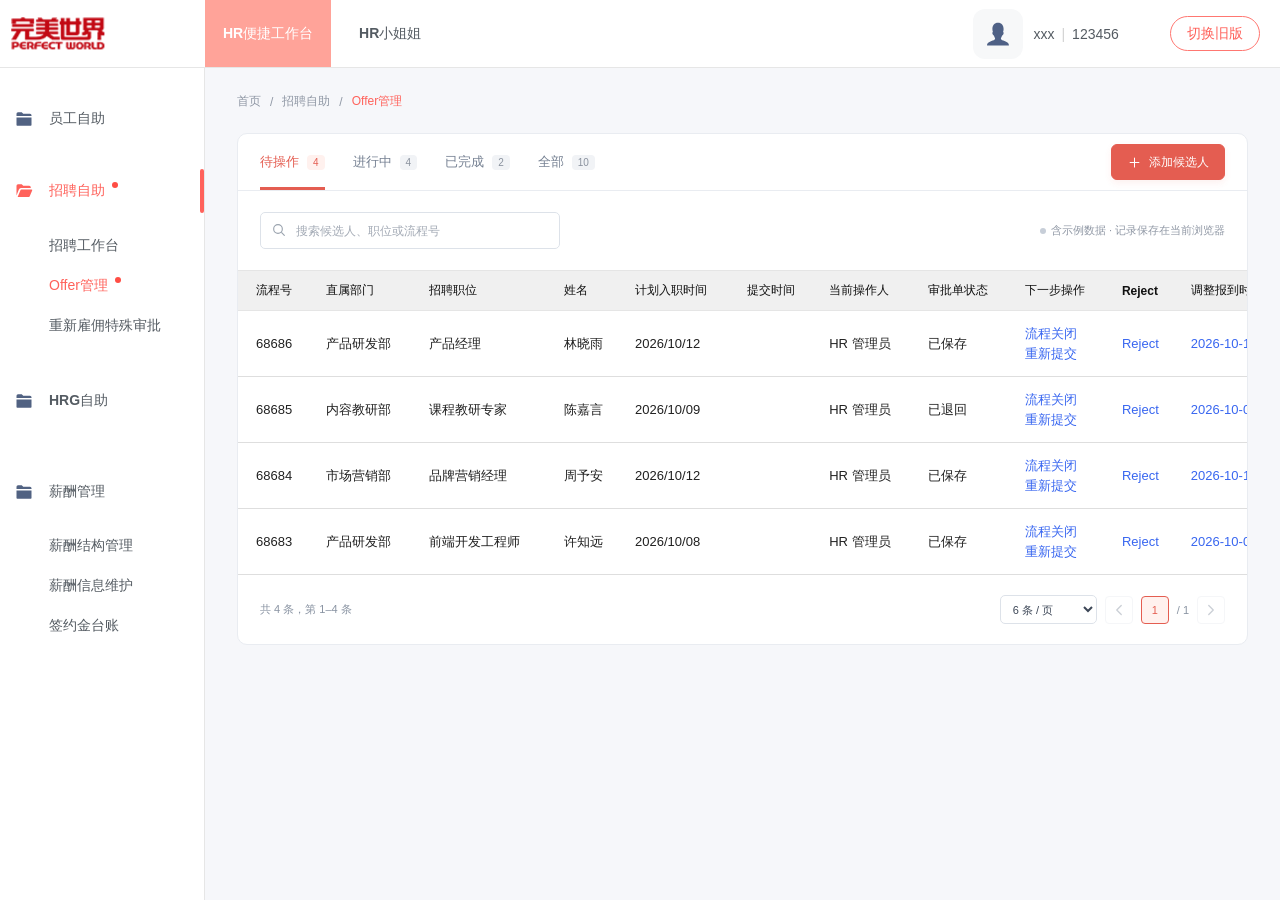
<file: index.html>
<!doctype html>
<html lang="zh-CN">
<head>
  <meta charset="UTF-8">
  <meta name="viewport" content="width=device-width, initial-scale=1.0">
  <title>Offer流程管理 · HR便捷工作台</title>
  <link rel="stylesheet" href="styles.css?v=20261030-maintenance-fullwidth">
  <script src="payroll-policy.js?v=20261014-signing-demo" defer></script>
  <script src="employee-payroll.js?v=20261029-maintenance" defer></script>
  <script src="salary-maintenance.js?v=20261030-reference" defer></script>
  <script src="salary-change.js?v=20261014-signing-demo" defer></script>
  <script src="job-data.js?v=20261019-offer-salary" defer></script>
  <script src="payroll.js?v=20261029-maintenance" defer></script>
  <script src="app.js?v=20261030-reference" defer></script>
</head>
<body>
  <header class="reference-header">
    <a class="reference-brand" href="#/offers" data-offer-home aria-label="完美世界首页"><img src="[data-uri]" alt="完美世界 PERFECT WORLD"></a>
    <nav class="reference-workspaces" aria-label="工作台导航">
      <a href="#/offers" class="workspace-tab selected" data-offer-home aria-current="page">HR便捷工作台</a>
      <button type="button" class="workspace-tab" data-shell-entry="HR小姐姐">HR小姐姐</button>
    </nav>
    <div class="reference-profile">
      <span class="reference-avatar" aria-hidden="true"><svg viewBox="0 0 32 32" fill="currentColor"><path d="M16 3c-4.1 0-6.4 3.1-6.4 7.3 0 1.3.2 2.4.6 3.5-.8.3-.8 1.7-.3 2.6.4.8.7 1.3 1.3 1.3.7 1.8 1.5 2.8 1.5 3.4 0 1-1 1.7-2.8 2.4-3.8 1.5-6.4 2.6-6.4 5.5h25c0-2.9-2.6-4-6.4-5.5-1.8-.7-2.8-1.4-2.8-2.4 0-.6.8-1.6 1.5-3.4.6 0 .9-.5 1.3-1.3.5-.9.5-2.3-.3-2.6.4-1.1.6-2.2.6-3.5C22.4 6.1 20.1 3 16 3Z"/></svg></span>
      <span class="reference-user">xxx<span class="reference-user-divider">|</span>123456</span>
      <button type="button" class="switch-legacy" data-shell-entry="旧版系统">切换旧版</button>
    </div>
  </header>
  <aside class="reference-sidebar" aria-label="主导航">
    <nav class="reference-menu" aria-label="自助服务导航">
      <button type="button" class="shell-parent" data-shell-entry="员工自助"><svg viewBox="0 0 24 24" aria-hidden="true" fill="currentColor"><path d="M2 7V5a2 2 0 0 1 2-2h5l2 2h9a2 2 0 0 1 2 2v1H2Zm0 3h20v10a1 1 0 0 1-1 1H3a1 1 0 0 1-1-1V10Z"/></svg><span>员工自助</span></button>
      <div class="recruitment-group">
        <button type="button" class="shell-parent selected" id="recruitment-toggle" aria-expanded="true" aria-controls="recruitment-submenu"><svg viewBox="0 0 24 24" aria-hidden="true" fill="currentColor"><path d="M2 18V5a2 2 0 0 1 2-2h5l2 2h8a2 2 0 0 1 2 2v1H8a3 3 0 0 0-2.8 2L2 18Zm5.4-7.2A1.3 1.3 0 0 1 8.6 10H22a1 1 0 0 1 .9 1.4l-3.4 8A1 1 0 0 1 18.6 20H3.5l3.9-9.2Z"/></svg><span>招聘自助<span class="reference-notification" aria-hidden="true"></span></span></button>
        <div class="reference-submenu" id="recruitment-submenu">
          <button type="button" class="shell-subitem" data-shell-entry="招聘工作台">招聘工作台</button>
          <a href="#/offers" class="shell-subitem selected" data-offer-home aria-current="page"><span>Offer管理<span class="reference-notification" aria-hidden="true"></span></span></a>
          <button type="button" class="shell-subitem" data-shell-entry="重新雇佣特殊审批">重新雇佣特殊审批</button>
        </div>
      </div>
      <div class="hrg-group">
        <button type="button" class="shell-parent" id="hrg-toggle" aria-expanded="true" aria-controls="hrg-submenu"><svg viewBox="0 0 24 24" aria-hidden="true" fill="currentColor"><path d="M2 7V5a2 2 0 0 1 2-2h5l2 2h9a2 2 0 0 1 2 2v1H2Zm0 3h20v10a1 1 0 0 1-1 1H3a1 1 0 0 1-1-1V10Z"/></svg><span>HRG自助</span></button>
        <div class="reference-submenu" id="hrg-submenu">
          <a href="#/hrg/salary-change" class="shell-subitem" data-hrg-page="salary-change" hidden>薪酬变更申请</a>
        </div>
      </div>
      <div class="payroll-group">
        <button type="button" class="shell-parent" id="payroll-toggle" aria-expanded="true" aria-controls="payroll-submenu"><svg viewBox="0 0 24 24" aria-hidden="true" fill="currentColor"><path d="M2 7V5a2 2 0 0 1 2-2h5l2 2h9a2 2 0 0 1 2 2v1H2Zm0 3h20v10a1 1 0 0 1-1 1H3a1 1 0 0 1-1-1V10Z"/></svg><span>薪酬管理</span></button>
        <div class="reference-submenu" id="payroll-submenu">
          <a href="#/payroll/projects" class="shell-subitem" data-payroll-page="projects">薪酬结构管理</a>
          <a href="#/payroll/maintenance" class="shell-subitem" data-payroll-page="maintenance">薪酬信息维护</a>
          <a href="#/payroll/jobs" class="shell-subitem" data-payroll-page="jobs" hidden>职务数据维护</a>
          <a href="#/payroll/signing-bonus" class="shell-subitem" data-payroll-page="signing-bonus">签约金台账</a>
        </div>
      </div>
    </nav>
  </aside>
  <div class="app-shell">
    <main id="app"></main>
  </div>
  <dialog id="offer-dialog" class="offer-dialog" aria-labelledby="offer-dialog-title">
    <div id="offer-modal-header" class="offer-modal-header"></div>
    <div id="offer-modal-body" class="offer-modal-body"></div>
    <div id="offer-modal-footer" class="offer-modal-footer"></div>
  </dialog>
  <dialog id="employee-payroll-dialog" aria-labelledby="employee-payroll-title">
    <form id="employee-payroll-form" novalidate>
      <div class="dialog-heading"><h2 id="employee-payroll-title">编辑发薪项目</h2><button type="button" class="icon-button" data-close-employee-payroll aria-label="关闭发薪项目编辑">×</button></div>
      <div id="employee-payroll-body"></div>
      <div class="dialog-footer"><button type="button" class="button" data-close-employee-payroll>取消</button><button type="submit" class="button primary" id="save-employee-payroll">保存</button></div>
    </form>
  </dialog>
  <dialog id="job-data-dialog" aria-labelledby="job-data-title">
    <form id="job-data-form">
      <div class="dialog-heading"><h2 id="job-data-title">编辑职务</h2><button type="button" class="icon-button" data-close-job aria-label="关闭职务编辑">×</button></div>
      <div id="job-data-body"></div>
      <div class="dialog-footer"><button type="button" class="button" data-close-job>取消</button><button type="submit" class="button primary">保存</button></div>
    </form>
  </dialog>
  <div id="toast" class="toast" popover="manual" role="status" aria-live="polite" hidden></div>
  <dialog id="action-dialog" aria-labelledby="dialog-title"><form id="dialog-form"><div class="dialog-heading"><h2 id="dialog-title"></h2><button type="button" class="icon-button" data-close-dialog aria-label="关闭弹窗"><span data-icon="x"></span></button></div><div id="dialog-content"></div><div class="dialog-footer"><button type="button" class="button" data-close-dialog>取消</button><button class="button primary" type="submit" id="dialog-confirm">确认</button></div></form></dialog>
</body>
</html>
</file>
<file: styles.css>
:root{--primary:#e45d51;--primary-hover:#d84e42;--primary-soft:#fff1ee;--text:#253041;--muted:#7b8595;--line:#e9ecf1;--surface:#fff;--background:#f6f7fa;--green:#278668;--radius:10px;font-family:"Microsoft YaHei","PingFang SC",-apple-system,BlinkMacSystemFont,"Segoe UI",sans-serif;color:var(--text);font-size:14px;font-synthesis:none}
*{box-sizing:border-box}body{margin:0;background:var(--background)}button,input,select,textarea{font:inherit}button,a,input,select,textarea{-webkit-tap-highlight-color:transparent}button{cursor:pointer}button:disabled{cursor:not-allowed;opacity:.45}a{color:inherit;text-decoration:none}button{color:inherit}button:focus-visible,a:focus-visible{outline:3px solid #e45d5170;outline-offset:3px}input:focus,select:focus,textarea:focus{outline:0;border-color:var(--primary);box-shadow:0 0 0 3px #e45d5110}svg.icon{width:18px;height:18px;flex-shrink:0;display:inline-block;vertical-align:middle;stroke-width:1.7}[hidden]{display:none!important}.sidebar{position:fixed;inset:0 auto 0 0;width:218px;background:#fff;border-right:1px solid var(--line);z-index:30;display:flex;flex-direction:column}.brand{height:88px;display:flex;gap:11px;align-items:center;padding:0 27px}.brand-symbol{font-family:Arial,sans-serif;font-weight:800;font-size:29px;color:white;letter-spacing:-4px;background:var(--primary);border-radius:12px;width:42px;height:42px;line-height:42px;padding-left:8px;transform:rotate(-4deg)}.brand-symbol span{font-size:26px}.brand strong{font-size:22px;letter-spacing:2px;display:block;line-height:1.3}.brand small{display:block;font-size:10px;letter-spacing:2px;color:var(--muted);margin-top:3px}.workspace-label{font-size:11px;color:#98a0ad;letter-spacing:1px;padding:26px 28px 19px}.nav-group{display:flex;align-items:center;gap:12px;font-size:13px;padding:13px 26px;color:#586274}.nav-chevron{margin-left:auto}.nav-chevron svg.icon{width:13px}.nav-item{display:flex;align-items:center;gap:12px;margin:8px 14px;padding:14px 16px 14px 27px;font-size:13px;border-radius:7px}.nav-item.active{background:var(--primary-soft);color:var(--primary);font-weight:600}.nav-dot{width:6px;height:6px;border-radius:50%;background:currentColor}.sidebar-bottom{margin:auto 18px 20px;padding-top:19px;border-top:1px solid var(--line);display:flex;align-items:center;gap:10px}.sidebar-avatar{height:34px;width:34px;display:grid;place-items:center;background:#f1f3f6;color:#808999;font-size:11px;border-radius:9px}.sidebar-bottom strong{font-size:12px;font-weight:500}.sidebar-bottom small{display:block;color:#98a0ad;font-size:10px;margin-top:5px}.app-shell{margin-left:218px}.topbar{height:70px;background:white;border-bottom:1px solid var(--line);padding:0 32px;display:flex;align-items:center;justify-content:space-between}.platform-name{font-size:14px;font-weight:600;display:flex;align-items:center;gap:18px}.platform-name>span:last-child{font-weight:400;color:var(--muted);font-size:13px}.topbar-divider{height:15px;width:1px;background:#dfe3e9}.user-profile{display:flex;gap:10px;align-items:center;font-size:12px}.user-avatar{width:30px;height:30px;background:#f5e9df;color:#ac7861;border-radius:50%;display:grid;place-items:center;font-size:10px}.environment-badge{color:#7c8490;border:1px solid var(--line);border-radius:4px;font-size:10px;padding:3px 6px;margin-right:10px}main{padding:25px 32px 30px;max-width:1920px;margin:auto;min-height:calc(100vh - 115px)}.breadcrumb{display:flex;align-items:center;gap:9px;color:#9098a5;font-size:12px;margin:0 0 23px}.breadcrumb svg{width:12px!important;height:12px!important}.breadcrumb .current{color:#566173}.page-heading{display:flex;align-items:center;justify-content:space-between;gap:16px;margin-bottom:25px}.eyebrow{font-size:10px;letter-spacing:1.8px;color:#a5aab4;margin-bottom:7px}.page-heading h1{font-size:25px;letter-spacing:.4px;font-weight:600;margin:0 0 9px}.page-heading p{font-size:12px;color:var(--muted);margin:0;line-height:1.8}.button{min-height:35px;border:1px solid #dfe3ea;border-radius:6px;padding:8px 15px;background:#fff;display:inline-flex;justify-content:center;align-items:center;gap:7px;white-space:nowrap;font-size:12px;line-height:1.5;transition:background .15s,border-color .15s}.button:hover{background:#f8f9fb;border-color:#c9ced6}.button.primary{background:var(--primary);border-color:var(--primary);color:#fff;box-shadow:0 3px 7px #e45d5117}.button.primary:hover{background:var(--primary-hover);border-color:var(--primary-hover)}.button.danger{background:#dc4d4d;color:white;border-color:#dc4d4d}.button.large{min-height:40px;padding:10px 18px;font-size:13px}.button.quiet{background:transparent;border-color:transparent;color:var(--muted)}.button svg.icon{height:15px;width:15px}.summary-grid{display:grid;grid-template-columns:repeat(4,1fr);gap:16px;margin-bottom:24px}.summary-card{background:white;border:1px solid var(--line);border-radius:var(--radius);padding:20px 22px;display:flex;justify-content:space-between;gap:12px}.summary-label{color:#727d8c;font-size:12px}.summary-number{font-size:29px;font-weight:600;line-height:1.3;margin-top:10px;font-variant-numeric:tabular-nums;display:flex;align-items:baseline;gap:9px}.summary-number small{font-weight:400;color:#a0a6b1;font-size:11px}.summary-icon{height:37px;width:37px;border-radius:10px;display:grid;place-items:center;background:#f5f6fa;color:#8792a3}.summary-card:first-child .summary-icon{background:#fff2e9;color:#d78d50}.summary-card:nth-child(2) .summary-icon{background:#edf3ff;color:#6c8dcd}.summary-card:nth-child(3) .summary-icon{background:#eef7f3;color:#69a08a}.list-panel{background:#fff;border:1px solid var(--line);border-radius:var(--radius);overflow:hidden}.tab-bar{display:flex;border-bottom:1px solid var(--line);padding:0 22px;gap:28px}.tab{padding:19px 0 16px;border:0;border-bottom:3px solid transparent;background:transparent;font-size:13px;color:#758092;display:flex;gap:8px;align-items:center;white-space:nowrap}.tab.active{color:var(--primary);border-bottom-color:var(--primary);font-weight:600}.tab-count{font-size:10px;font-weight:400;border-radius:4px;padding:2px 6px;color:#8a929e;background:#f1f3f6}.tab.active .tab-count{color:var(--primary);background:var(--primary-soft)}.filters{display:flex;align-items:center;gap:12px;padding:21px 22px}.search-field{position:relative;min-width:220px;width:300px}.search-field>svg{position:absolute;left:11px;top:10px;color:#9aa3ae;width:16px!important;height:16px!important}.search-field input{padding-left:35px;width:100%}.filter-select{width:168px}.filters-note{margin-left:auto;font-size:11px;color:#9098a5;white-space:nowrap}.filters-note span{display:inline-block;height:6px;width:6px;background:#c7ced8;border-radius:50%;margin-right:5px}input,select,textarea{min-width:0;height:37px;padding:8px 11px;color:#3d4757;background:white;border:1px solid #dde2e9;border-radius:5px;font-size:12px;transition:border-color .15s}input::placeholder,textarea::placeholder{color:#a3aab5}select{padding-right:25px}input[readonly],select:disabled{background:#f5f6f8;border-color:#e9ebef;color:#929aa7;box-shadow:none}textarea{height:90px;resize:vertical;line-height:1.8}input[type=checkbox]{accent-color:var(--primary);height:14px;width:14px;padding:0;margin:0;box-shadow:none}input[type=file]{max-width:100%}.table-scroll{overflow-x:auto}.offer-table{width:100%;border-collapse:collapse;white-space:nowrap;text-align:left;font-size:13px;color:#202020;min-width:1120px}.offer-table th{height:40px;padding:10px;background:#f0f0f0;color:#111;font-size:12px;font-weight:600;border-top:1px solid #e5e5e5;border-bottom:1px solid #e5e5e5}.offer-table td{padding:12px 10px;border-bottom:1px solid #dedede;height:66px;vertical-align:middle}.offer-table th:first-child,.offer-table td:first-child{padding-left:18px}.offer-table th:last-child,.offer-table td:last-child{padding-right:18px}.offer-table tbody tr:hover{background:#fcfcfd}.offer-table .secondary{display:block;font-size:10px;color:#929ba8;margin-top:7px}.process-number{font-family:"Segoe UI",sans-serif;color:#667487;font-size:11px}.candidate-name{font-weight:500;display:flex;align-items:center;gap:9px}.candidate-avatar{display:grid;place-items:center;width:29px;height:29px;background:#f1f2f6;color:#8892a3;border-radius:50%;font-size:11px}.status{display:inline-flex;align-items:center;gap:5px;border-radius:4px;padding:4px 7px;font-size:10px;white-space:nowrap}.status::before{content:"";height:4px;width:4px;border-radius:50%;background:currentColor}.status.draft{background:#f1f3f7;color:#818b9b}.status.pending{background:#fff5e6;color:#c38c35}.status.approved{background:#edf7f1;color:#438e6d}.status.rejected{background:#fff0f0;color:#d46667}.status.closed{background:#f1f2f5;color:#959da8}.link-button{border:0;background:transparent;padding:0;color:var(--primary);font-size:12px;cursor:pointer;line-height:1.6}.link-button:hover{text-decoration:underline}.link-button.secondary-link{color:#788496}.row-actions{display:flex;gap:10px;align-items:center}.icon-button{background:transparent;border:0;display:inline-flex;align-items:center;justify-content:center;width:28px;height:28px;color:#8b95a4;border-radius:4px}.icon-button:hover{background:#f0f2f6}.pagination{padding:20px 22px;display:flex;align-items:center;gap:8px;font-size:11px;color:#8993a2}.pagination>span:first-child{margin-right:auto}.pagination select{height:29px;font-size:11px;padding:3px 20px 3px 8px}.page-number{border:1px solid var(--primary);color:var(--primary);background:var(--primary-soft);height:28px;min-width:28px;display:grid;place-items:center;border-radius:4px}.pagination .icon-button{border:1px solid var(--line)}.empty-state{text-align:center;padding:70px 16px;color:#9ba3af}.empty-state svg.icon{width:38px;height:38px;color:#c5ccd6;margin-bottom:14px}.empty-state strong{display:block;font-size:14px;font-weight:500;color:#6c7787;margin-bottom:8px}.empty-state p{font-size:12px;margin:0}.app-footer{padding:0 32px 18px;text-align:center;color:#b3bac5;font-size:10px;letter-spacing:1px}.form-heading{margin-bottom:20px}.heading-left{display:flex;align-items:flex-start;gap:14px}.back-button{background:white;border:1px solid var(--line);width:34px;height:34px;border-radius:7px;display:grid;place-items:center;margin-top:2px;color:#7b8696}.heading-actions{display:flex;align-items:center;gap:12px}.form-layout{display:grid;grid-template-columns:minmax(0,1fr) 192px;gap:22px;align-items:start}.form-stack{min-width:0}.form-card{border:1px solid var(--line);background:white;border-radius:var(--radius);margin-bottom:18px;scroll-margin-top:20px}.section-heading{display:flex;gap:10px;align-items:center;padding:21px 25px 17px;border-bottom:1px solid #f0f2f5}.section-mark{height:16px;width:3px;border-radius:2px;background:var(--primary)}.section-heading h2{font-size:14px;font-weight:600;margin:0}.section-heading .section-subtitle{font-size:11px;color:#99a2af;margin-left:auto}.fields{padding:23px 25px 25px;display:grid;grid-template-columns:repeat(2,minmax(0,1fr));column-gap:28px;row-gap:21px}.field{display:flex;flex-direction:column;gap:8px;min-width:0}.field>label{font-size:12px;color:#667080;line-height:1.5;min-height:18px}.required{color:var(--primary);margin-right:4px}.field .hint{font-size:10px;color:#969fab;line-height:1.6}.field input,.field select,.field textarea{width:100%;height:37px}.field textarea{height:85px}.field.full-width,.full-width{grid-column:1/-1}.field .control-wrap{position:relative}.field .control-wrap input{padding-right:40px}.control-suffix{position:absolute;right:11px;top:10px;font-size:11px;color:#9aa3af;pointer-events:none}.inline-controls{display:flex;align-items:center;gap:8px}.inline-controls>*{min-width:0}.inline-controls .short{max-width:95px}.check-label{display:flex;align-items:center;gap:7px;font-size:12px;color:#758092;line-height:1.6;cursor:pointer}.field .check-label{padding:9px 0}.field .check-label input{height:14px;width:14px;flex-shrink:0}.checks-row{display:flex;flex-wrap:wrap;gap:28px;padding-top:3px}.readonly-box{border:1px solid #e9ebef;background:#f5f6f8;min-height:37px;padding:9px 11px;border-radius:5px;color:#8b95a3;font-size:12px}.headcount-grid{display:grid;grid-template-columns:repeat(4,minmax(0,1fr));gap:0;padding:0;background:#f8f9fb;border:1px solid #e9ecf2;border-radius:7px;overflow:hidden;margin:23px 25px 0}.headcount-item{padding:15px 12px;border-right:1px solid #e9ecf2}.headcount-item:nth-child(4n){border-right:0}.headcount-item:nth-child(n+5){border-top:1px solid #e9ecf2}.headcount-item span{display:block;color:#8b94a2;font-size:10px;line-height:1.6}.headcount-item output{display:block;font-size:20px;margin-top:8px;color:#697589;font-family:"Segoe UI",sans-serif}.headcount-item.vacant output{color:var(--green)}.headcount-caption{font-size:10px;color:#99a2b0;padding:9px 25px 0}.form-rail{position:sticky;top:20px}.rail-panel{background:white;border:1px solid var(--line);border-radius:var(--radius);padding:20px 12px}.rail-title{font-size:12px;font-weight:600;margin:0 10px 16px}.section-nav{display:flex;flex-direction:column;gap:5px}.section-nav a{display:flex;align-items:center;gap:11px;font-size:12px;color:#838d9c;padding:11px 10px;border-radius:5px}.section-nav a span{font-family:"Segoe UI",sans-serif;font-size:10px;color:#a0a8b3}.section-nav a.active{background:var(--primary-soft);color:var(--primary);font-weight:500}.section-nav a.active span{color:var(--primary)}.rail-footer{border-top:1px solid var(--line);margin:16px 10px 0;padding-top:16px;color:#919aa7;font-size:10px;line-height:1.9}.rail-footer strong{font-weight:400;color:var(--primary)}.rail-note{padding:15px 8px;color:#a1a8b4;font-size:10px;line-height:1.9}.form-footer{position:sticky;bottom:0;z-index:15;display:flex;justify-content:space-between;align-items:center;gap:15px;padding:15px 25px;background:#fffffffa;border:1px solid var(--line);border-radius:8px;box-shadow:0 -5px 22px #25304105;margin-top:22px}.form-footer .actions{display:flex;gap:10px}.save-state{font-size:11px;color:#929ba7;display:flex;gap:7px;align-items:center}.save-state svg.icon{height:14px;width:14px}.form-footer .button{min-width:90px}.salary-note{font-size:10px;color:#9a8a74;padding:12px 25px;background:#fffbf5;line-height:1.8;border-radius:0 0 10px 10px;border-top:1px solid #faf0e0}.comparison-wrap{padding:22px 25px}.comparison-table{border-collapse:collapse;width:100%;font-size:12px;table-layout:fixed}.comparison-table th{font-weight:500;text-align:right;padding:12px 14px;background:#f8f9fb;font-size:11px;color:#7c8798}.comparison-table th:first-child{text-align:left;width:28%}.comparison-table th:last-child{color:var(--primary);background:#fff5f2}.comparison-table td{border-bottom:1px solid #eff1f5;padding:11px 14px;text-align:right;color:#6d798a}.comparison-table td:first-child{text-align:left;font-size:11px}.comparison-table input{text-align:right;width:100%;max-width:160px;height:32px}.comparison-table .money-output{font-variant-numeric:tabular-nums}.comparison-table tr.total-row td{padding-top:16px;padding-bottom:16px;background:#fcfcfd;color:#414d60;font-weight:600}.comparison-table tr.total-row td:last-child{color:var(--primary)}.comparison-table .section-break td{height:13px;padding:0;border:0}.growth{font-size:10px;font-weight:400;color:#6d9b7a;display:block;margin-top:6px}.formula-note{font-size:10px;color:#929ba9;line-height:1.9;margin:15px 0 0}.upload-intro{font-size:11px;line-height:1.9;color:#8a95a3;margin:20px 25px 15px;padding:10px 13px;background:#f8f9fc;border-radius:5px;display:flex;gap:8px;align-items:flex-start}.upload-intro svg{width:15px!important;height:15px!important;flex-shrink:0;margin-top:3px}.attachment-list{margin:0 25px 24px}.attachment-row{display:grid;grid-template-columns:150px minmax(0,1fr) auto;align-items:center;padding:15px 0;border-bottom:1px solid var(--line);gap:15px}.attachment-type{font-size:12px;color:#647184;display:flex;gap:9px;align-items:center}.attachment-type>svg{color:#a4adba;width:16px!important;height:16px!important}.file-info{font-size:11px;min-width:0;color:#a0a8b5;overflow-wrap:anywhere}.file-info .file-name{color:#647184;display:block;line-height:1.7}.file-info .file-size{font-size:10px;color:#9aa3ae;margin-top:3px;display:block}.attachment-actions{display:flex;align-items:center;gap:8px}.attachment-actions .button{min-height:30px;font-size:11px;padding:5px 10px}.file-input{display:none}.subsection-label{font-size:12px;font-weight:500;margin:0 0 15px;color:#687487}.interview-area{padding:21px 25px 0}.interview-area textarea{width:100%;height:80px;margin-top:10px}.interview-area label{font-size:12px;color:#667080}.form-error-summary{padding:13px 18px;margin-bottom:18px;background:#fff1f0;color:#cc5d55;border:1px solid #f8d6d1;border-radius:7px;font-size:12px;line-height:1.8}.field.invalid input,.field.invalid select,.attachment-row.invalid{border-color:#e15f56}.field-error{color:#d15d52;font-size:10px}.attachment-row .field-error{grid-column:2/4}.detail-banner{display:flex;align-items:center;justify-content:space-between;gap:12px;border:1px solid #e5eaf4;background:#f0f4fc;border-radius:7px;padding:14px 18px;font-size:12px;line-height:1.8;color:#6d81a3;margin-bottom:18px}.detail-banner span{overflow-wrap:anywhere}.toast{position:fixed;top:24px;left:50%;transform:translateX(-50%);z-index:1000;background:#fff;border:1px solid #e0e8e4;border-radius:9px;padding:14px 22px;box-shadow:0 7px 32px #24344816;color:#487c66;font-size:12px;max-width:calc(100vw - 32px);line-height:1.7}.toast.error{color:#c56154;border-color:#f0d4cf}dialog{width:440px;max-width:calc(100vw - 32px);border:1px solid var(--line);border-radius:12px;padding:0;box-shadow:0 20px 90px #18243122;color:var(--text)}dialog::backdrop{background:#26334850;backdrop-filter:blur(2px)}.dialog-heading{display:flex;align-items:center;justify-content:space-between;padding:20px 23px;border-bottom:1px solid var(--line)}.dialog-heading h2{margin:0;font-size:16px;font-weight:600}#dialog-content{padding:23px;color:#7c8797;font-size:12px;line-height:1.9}#dialog-content .field{margin-top:15px}#dialog-content p{margin:0}.dialog-footer{padding:16px 23px;background:#fafbfc;display:flex;justify-content:flex-end;gap:10px;border-top:1px solid var(--line)}.menu-popover{position:absolute;z-index:40;background:white;border:1px solid var(--line);padding:5px;border-radius:7px;box-shadow:0 6px 25px #25304114;min-width:140px}.menu-popover button{display:block;border:0;background:white;font-size:12px;padding:9px 12px;width:100%;text-align:left;border-radius:4px}.menu-popover button:hover{background:#f7f8fb}.menu-popover button.destructive{color:#cb6159}.detail-mode input:not([type=checkbox]),.detail-mode select,.detail-mode textarea{background:#f8f9fb;color:#647184;border-color:#ecedf1;opacity:1}.detail-mode .checks-row{pointer-events:none}
@media(min-width:1650px){main{padding:30px 42px}.form-layout{grid-template-columns:minmax(0,1fr) 215px;gap:26px}.fields{grid-template-columns:repeat(3,minmax(0,1fr));column-gap:32px}.form-card .fields.two-columns{grid-template-columns:repeat(2,minmax(0,1fr))}}
@media(max-width:1200px){.sidebar{width:188px}.brand{padding:0 20px}.app-shell{margin-left:188px}.topbar{padding:0 24px}main{padding:23px 24px}.form-layout{grid-template-columns:minmax(0,1fr) 165px;gap:16px}.section-nav a{font-size:11px;gap:8px;padding-left:8px}.summary-card{padding:17px}.summary-icon{width:32px;height:32px}.fields{column-gap:19px;padding:21px}.section-heading{padding:20px 21px 17px}.headcount-grid{margin-left:21px;margin-right:21px}.attachment-row{grid-template-columns:115px minmax(0,1fr) auto}.summary-number{font-size:26px}}
@media(max-width:1000px){.sidebar{width:174px}.brand{padding:0 17px}.app-shell{margin-left:174px}.nav-item{font-size:12px;padding-left:18px;margin-left:10px;margin-right:10px}.nav-group{padding-left:22px}.form-layout{display:block}.form-rail{display:none}.summary-icon{display:none}.summary-grid{gap:10px}.summary-card{padding:17px 14px}.filters{flex-wrap:wrap}.filters-note{display:none}.filter-select{width:145px}.topbar{padding:0 20px}.platform-name{font-size:12px}.page-heading h1{font-size:23px}.attachment-row{grid-template-columns:130px minmax(0,1fr) auto}}
@media(max-width:720px){.sidebar{position:static;width:auto;height:65px;flex-direction:row;border-right:0;border-bottom:1px solid var(--line);align-items:center;padding:0 16px;gap:12px}.brand{height:auto;padding:0;gap:8px}.brand-symbol{height:33px;width:33px;line-height:33px;font-size:24px;padding-left:5px;border-radius:9px}.brand-symbol span{font-size:23px}.brand strong{font-size:18px}.brand small{font-size:8px;letter-spacing:1px}.workspace-label,.nav-group,.sidebar-bottom{display:none}.nav-item{margin:0 0 0 auto;padding:9px 11px;font-size:11px}.app-shell{margin-left:0}.topbar{height:46px;padding:0 17px}.platform-name{font-size:11px;gap:10px}.platform-name>span:last-child{font-size:10px}.user-profile{font-size:10px;gap:6px}.user-avatar{width:25px;height:25px;font-size:9px}.environment-badge{display:none}main{padding:18px 16px 22px}.breadcrumb{font-size:10px;margin-bottom:20px;gap:5px}.page-heading{align-items:flex-start;gap:10px;margin-bottom:20px}.page-heading h1{font-size:21px}.page-heading p{font-size:11px;max-width:220px}.button.large{font-size:11px;padding:8px 11px;min-height:36px}.summary-grid{grid-template-columns:repeat(2,1fr);gap:10px;margin-bottom:19px}.summary-card{padding:16px}.summary-icon{display:grid}.summary-label{font-size:11px}.summary-number{font-size:25px;margin-top:7px}.tab-bar{padding:0 15px;gap:22px;overflow-x:auto}.tab{font-size:11px;padding:15px 0 13px;gap:6px}.tab-count{padding:2px 4px}.filters{padding:16px;gap:9px}.search-field{width:100%;min-width:0}.filter-select{flex:1}.pagination{padding:16px;font-size:10px;gap:6px}.pagination select{max-width:85px}.form-heading .heading-actions{display:none}.heading-left{gap:10px}.back-button{width:29px;height:29px}.fields,.fields.two-columns{grid-template-columns:1fr;gap:19px;padding:20px}.section-heading{padding:19px 20px 16px}.section-heading .section-subtitle{font-size:9px}.section-heading h2{font-size:13px}.headcount-grid{grid-template-columns:repeat(2,1fr);margin:20px 20px 0}.headcount-item:nth-child(2n){border-right:0}.headcount-item:nth-child(n+3){border-top:1px solid #e9ecf2}.headcount-caption{padding-left:20px;padding-right:20px}.form-footer{padding:12px 15px;gap:8px}.save-state{font-size:9px;max-width:120px;line-height:1.8}.save-state svg{display:none!important}.form-footer .button{min-width:65px;font-size:11px;padding:7px 11px}.form-footer .actions{gap:7px}.comparison-wrap{padding:17px 14px}.comparison-table th,.comparison-table td{padding:10px 7px;font-size:11px}.comparison-table th{font-size:10px}.comparison-table th:first-child{width:27%}.comparison-table input{padding:6px;font-size:11px;min-width:0}.attachment-list{margin:0 20px 20px}.attachment-row{grid-template-columns:minmax(0,1fr) auto;gap:10px}.file-info{grid-column:1;grid-row:auto}.attachment-actions{grid-column:2;grid-row:1/3}.attachment-type{font-size:11px}.attachment-row .field-error{grid-column:1/-1}.upload-intro{margin:18px 20px 10px;font-size:10px}.interview-area{padding:20px 20px 0}.checks-row{gap:15px}.salary-note{padding:12px 20px}.detail-banner{font-size:11px;flex-wrap:wrap}.app-footer{font-size:9px}.form-error-summary{font-size:11px}}
.status.unsaved{background:#f1f3f7;color:#818b9b}
.list-panel-header{display:flex;align-items:center;gap:18px;padding-right:22px;border-bottom:1px solid var(--line)}
.list-panel-header .tab-bar{flex:1;min-width:0;border-bottom:0}
@media(max-width:720px){.list-panel-header{flex-wrap:wrap;gap:0;padding-right:0}.list-panel-header .tab-bar{flex-basis:100%}.list-panel-header #add-candidate{margin:0 16px 12px auto}}
/* Shared header and navigation retained from the supplied reference. */
:root{--shell-sidebar-width:clamp(205px,14vw,310px);--shell-header-height:clamp(68px,4.3vw,96px);--shell-font-size:clamp(14px,.94vw,21px);--shell-accent:#ff625b;--shell-nav-color:#545b62}
html{scroll-padding-top:calc(var(--shell-header-height) + 20px)}
.reference-header{position:fixed;inset:0 0 auto;z-index:40;height:var(--shell-header-height);display:flex;align-items:stretch;background:#fff;border-bottom:1px solid #e6e6e6;color:var(--shell-nav-color);font-size:var(--shell-font-size)}
.reference-brand{width:var(--shell-sidebar-width);flex-shrink:0;display:flex;align-items:center;padding:0 clamp(10px,.7vw,16px)}
.reference-brand img{display:block;width:clamp(96px,6.4vw,146px);height:auto}
.reference-workspaces{display:flex;align-items:stretch}
.workspace-tab{min-width:clamp(118px,8vw,178px);padding:0 18px;border:0;background:#fff;display:flex;align-items:center;justify-content:center;font-size:var(--shell-font-size);font-weight:600;white-space:nowrap}
.workspace-tab.selected{background:#ffa399;color:#fff}
.workspace-tab:not(.selected):hover{background:#fafafa}
.reference-profile{display:flex;align-items:center;gap:clamp(10px,.8vw,18px);margin-left:auto;padding:0 clamp(20px,1.5vw,34px);white-space:nowrap}
.reference-avatar{width:clamp(50px,3.35vw,74px);height:clamp(50px,3.35vw,74px);display:grid;place-items:center;border-radius:clamp(12px,.8vw,18px);background:#f7f8f9;color:#4f6186}
.reference-avatar svg{width:clamp(28px,1.75vw,40px);height:clamp(28px,1.75vw,40px)}
.reference-user{display:flex;align-items:center;font-weight:400}
.reference-user-divider{color:#d1d1d1;padding:0 7px}
.switch-legacy{border:1px solid #ff7771;color:var(--shell-accent);border-radius:25px;background:white;padding:7px 16px;font-size:var(--shell-font-size);line-height:1.35;margin-left:clamp(25px,3.2vw,72px);white-space:nowrap}
.switch-legacy:hover{background:#fff6f5}
.reference-sidebar{position:fixed;inset:var(--shell-header-height) auto 0 0;width:var(--shell-sidebar-width);background:#fff;border-right:1px solid #e6e6e6;z-index:30;overflow-y:auto;color:var(--shell-nav-color);padding:clamp(20px,1vw,26px) 0}
.reference-menu{display:flex;flex-direction:column}
.shell-parent{position:relative;display:flex;align-items:center;gap:clamp(16px,1vw,24px);width:100%;min-height:clamp(58px,4.8vw,106px);padding:14px clamp(15px,1vw,24px);border:0;background:white;color:var(--shell-nav-color);font-size:var(--shell-font-size);font-weight:600;text-align:left}
.shell-parent>svg{width:clamp(18px,1.3vw,28px);height:clamp(18px,1.3vw,28px);flex-shrink:0;color:#516282}
.shell-parent>span,.shell-subitem>span{position:relative;display:inline-block}
.shell-parent.selected,.shell-parent.selected>svg,.shell-subitem.selected{color:var(--shell-accent)}
.shell-parent.selected::after{content:"";position:absolute;right:0;top:14%;bottom:14%;width:clamp(4px,.28vw,6px);background:var(--shell-accent);border-radius:5px}
.recruitment-group{margin-top:clamp(10px,.85vw,20px)}
.reference-notification{position:absolute;width:6px;height:6px;right:-13px;top:0;border-radius:50%;background:#ff4d44}
.reference-submenu{display:flex;flex-direction:column;padding:4px 0 14px}
.shell-subitem{display:flex;align-items:center;width:100%;min-height:clamp(40px,2.8vw,63px);padding:11px 12px 11px clamp(49px,3.35vw,76px);border:0;background:#fff;color:var(--shell-nav-color);font-size:var(--shell-font-size);font-weight:400;text-align:left;white-space:nowrap}
.shell-subitem:hover,.shell-parent:hover{background:#fffafa}
.app-shell{margin-left:var(--shell-sidebar-width);padding-top:var(--shell-header-height)}
.app-shell>main{min-height:calc(100vh - var(--shell-header-height))}
.breadcrumb .current{color:var(--shell-accent)}
.form-rail{top:calc(var(--shell-header-height) + 20px)}
.form-card{scroll-margin-top:calc(var(--shell-header-height) + 20px)}
@media(max-width:1000px){.reference-profile{gap:8px;padding:0 15px}.switch-legacy{margin-left:12px;padding:6px 10px}.reference-avatar{width:40px;height:40px}.workspace-tab{min-width:108px;padding:0 12px}.reference-user-divider{padding:0 5px}}
@media(max-width:720px){
  :root{--shell-header-height:108px;--shell-font-size:12px}
  .reference-header{display:grid;grid-template-columns:105px minmax(0,1fr);grid-template-rows:60px 48px;padding:0 12px}
  .reference-brand{width:auto;padding:0}.reference-brand img{width:96px}
  .reference-workspaces{grid-column:1/-1;grid-row:2;align-items:stretch}
  .workspace-tab{min-width:100px;padding:0 12px;font-size:12px}
  .reference-profile{grid-column:2;grid-row:1;padding:0;gap:7px;justify-self:end}
  .reference-avatar{height:30px;width:30px;border-radius:8px}.reference-avatar svg{width:22px;height:22px}
  .reference-user{font-size:11px}.reference-user-divider{padding:0 4px}
  .switch-legacy{position:absolute;bottom:10px;right:12px;margin:0;font-size:11px;padding:5px 9px}
  .reference-sidebar{position:relative;inset:auto;width:100%;padding:calc(var(--shell-header-height) + 8px) 12px 8px;border-right:0;border-bottom:1px solid #e6e6e6;z-index:20;overflow:visible}
  .reference-menu{display:grid;grid-template-columns:1fr 1fr}.recruitment-group{display:contents}
  .shell-parent{min-height:42px;padding:10px 8px;font-size:12px;gap:9px}.shell-parent>svg{height:17px;width:17px}
  .shell-parent.selected::after{width:3px;top:20%;bottom:20%}
  .reference-submenu{grid-column:1/-1;display:flex;flex-direction:row;flex-wrap:wrap;padding:4px 0;gap:1px}
  .shell-subitem{min-height:36px;width:auto;padding:8px 13px;font-size:11px}
  .reference-notification{height:4px;width:4px;right:-9px}
  .app-shell{margin-left:0;padding-top:0}
}
html.offer-modal-open,html.offer-modal-open body{overflow:hidden}
.offer-dialog{width:min(1240px,calc(100vw - 64px));height:min(920px,calc(100dvh - 64px));max-width:none;max-height:none;padding:0;overflow:hidden;background:var(--background);border:1px solid #e4e7ed;border-radius:12px}
.offer-dialog[open]{display:flex;flex-direction:column}
.offer-dialog::backdrop{background:#26334866;backdrop-filter:blur(1px)}
.offer-modal-header{flex-shrink:0;padding:22px 26px 19px;background:#fff;border-bottom:1px solid var(--line)}
.offer-modal-header .form-heading{margin:0;gap:16px;align-items:center}
.offer-modal-header .heading-left{flex:1;min-width:0}
.offer-modal-header h1{font-size:22px;margin-bottom:8px}
.offer-modal-header .heading-actions{display:flex}
.offer-modal-header .heading-actions:empty{display:none}
.offer-modal-close{width:32px;height:32px;flex-shrink:0}
.offer-modal-body{flex:1;min-height:0;overflow:auto;overscroll-behavior:contain;padding:22px 24px;scroll-padding:16px}
.offer-dialog .form-layout{display:block}
.offer-dialog .fields{grid-template-columns:repeat(2,minmax(0,1fr))}
.offer-dialog .headcount-grid{margin-top:14px}
.offer-dialog .headcount-item{display:flex;align-items:center;justify-content:space-between;gap:8px;min-height:36px;padding:8px 12px}
.offer-dialog .headcount-item span{font-size:11px;line-height:1.4}
.offer-dialog .headcount-item output{flex-shrink:0;min-width:2ch;margin-top:0;font-size:14px;line-height:20px;text-align:right;font-variant-numeric:tabular-nums}
.offer-dialog .headcount-caption{padding-top:6px}
.salary-with-cr{display:flex;align-items:center;gap:10px;min-width:0}
.salary-with-cr>.control-wrap{flex:1;min-width:0}
.salary-cr{display:flex;align-items:center;gap:6px;flex:0 0 106px;min-width:0}
.salary-cr>label{font-size:11px;color:#7b8595;white-space:nowrap}
.salary-cr>.control-wrap{flex:1;min-width:0}
.field .salary-cr input{padding:8px;text-align:right;font-size:11px}
.signing-bonus-module{margin:0 25px 25px;border:1px solid #e2e6ed;border-radius:7px;padding:20px 22px;background:#fff}
.signing-bonus-module h3{font-size:13px;font-weight:600;color:#d68a45;margin:0 0 20px}
.signing-toggle{margin-bottom:19px}.signing-toggle .check-label{color:#566477}
.signing-bonus-module.is-disabled .signing-toggle{margin-bottom:0}
.signing-bonus-details{min-width:0;margin:0;padding:0;border:0}
.signing-settings{display:flex;flex-direction:column;gap:15px;margin-bottom:17px}
.signing-settings .field{display:grid;grid-template-columns:110px minmax(0,220px);gap:9px 12px;align-items:center}
.signing-settings .field>label{margin:0;text-align:right;font-size:12px;color:#586477}
.signing-settings .field-error{grid-column:2}
.signing-amount-row{display:flex;align-items:center;gap:22px;flex-wrap:wrap}
.signing-amount-row>.field{flex:0 1 342px}
.signing-amount-row .link-button{font-size:12px;color:#4f85c9;text-decoration:underline}
.signing-rhythm{display:flex;gap:5px;flex-wrap:wrap;margin:0 0 15px;font-size:12px;line-height:1.8}
.signing-rhythm strong{font-weight:500;color:#566477}.signing-rhythm>span{color:#dc8186}
.signing-table-wrap{max-width:850px;overflow-x:auto}
.signing-table{border-collapse:collapse;table-layout:fixed;width:100%;font-size:12px;color:#536173;text-align:left}
.signing-table th{font-weight:400;padding:12px 13px;background:#f4f5f7;border-bottom:1px solid var(--line)}
.signing-table td{padding:13px;border-bottom:1px solid var(--line);vertical-align:top}
.signing-table th:nth-child(1){width:34%}.signing-table th:nth-child(2){width:28%}.signing-table th:nth-child(3){width:38%}
.signing-table .field{gap:6px}.signing-table input{width:100%;font-size:12px;padding:8px}
.signing-calculated{display:block;padding-top:9px;font-size:11px;color:#a2aab5;line-height:1.8;overflow-wrap:anywhere}
.signing-calculated.has-value{color:#556579;font-size:12px;font-variant-numeric:tabular-nums}
.signing-table tfoot th,.signing-table tfoot td{padding:13px;background:#fafbfc;border-bottom:0;font-weight:500}
#signing-ratio-total.incomplete{color:#d46b62}
.signing-schedule-error{color:#cf665d;font-size:11px;margin-top:12px;line-height:1.7}
.signing-bonus-module.is-disabled .signing-bonus-details{opacity:.55}
.signing-bonus-details:disabled input{background:#f5f6f8;color:#929ba8;cursor:not-allowed}
.equity-settings{margin-bottom:0}
.equity-settings .equity-details .field{grid-template-columns:110px minmax(0,1fr);align-items:start}
.equity-settings .equity-details label{padding-top:8px}
.equity-details textarea{height:110px;min-height:85px}
.equity-details:disabled textarea{background:#f5f6f8;color:#929ba8;cursor:not-allowed}
.offer-dialog .form-card{scroll-margin-top:16px}
.offer-dialog .form-card:last-of-type{margin-bottom:0}
.offer-modal-footer{flex-shrink:0;background:#fff;border-top:1px solid var(--line)}
.offer-modal-footer .form-footer{position:static;margin:0;padding:16px 26px;border:0;border-radius:0;box-shadow:none;background:#fff}
.toast[popover]{right:auto;bottom:auto;margin:0}
@media(max-width:1000px){.offer-dialog .form-layout{display:block}}
@media(max-width:720px){
  .offer-dialog{width:calc(100vw - 16px);height:calc(100dvh - 16px);border-radius:10px}
  .offer-modal-header{padding:16px}.offer-modal-header h1{font-size:20px}
  .offer-modal-header .form-heading{gap:9px}.offer-modal-header .page-heading p{max-width:none;font-size:10px}
  .offer-modal-header .heading-actions .button{font-size:10px;padding:6px 9px}
  .offer-modal-body{padding:14px 12px}.offer-dialog .fields{grid-template-columns:1fr}
  .offer-dialog .fields,.offer-dialog .section-heading{padding-left:16px;padding-right:16px}
  .signing-bonus-module{margin:0 16px 18px;padding:16px 12px}
  .signing-settings .field{display:flex;gap:8px;align-items:stretch}.signing-settings .field>label{text-align:left}
  .signing-amount-row{gap:10px}.signing-amount-row>.field{flex:1 1 100%}
  .signing-rhythm{font-size:11px}.signing-table th,.signing-table td{padding:10px 6px;font-size:11px}
  .signing-table input{font-size:11px;padding:7px 5px}
  .signing-table th:nth-child(1){width:36%}.signing-table th:nth-child(2){width:27%}.signing-table th:nth-child(3){width:37%}
  .signing-calculated,.signing-calculated.has-value{font-size:10px}.signing-table .field-error{font-size:10px;line-height:1.7}
  .offer-modal-footer .form-footer{padding:10px 12px;flex-wrap:wrap;gap:7px}
  .offer-modal-footer .save-state{max-width:none;width:100%}.offer-modal-footer .actions{margin-left:auto}
}
.comparison-scroll{overflow-x:auto}
.reference-comparison{min-width:580px}
.reference-comparison .comparison-label-col{width:17%}.reference-comparison .comparison-value-col{width:33%}
.reference-comparison th:first-child{width:50%}.reference-comparison th{text-align:left}
.reference-comparison td.comparison-label{text-align:left;font-size:11px;white-space:nowrap}
.reference-comparison td:nth-child(2){border-right:1px solid var(--line);padding-right:24px}
.reference-comparison td:nth-child(3){padding-left:24px}
.reference-comparison .total-row td.comparison-label{color:#414d60}
.salary-submodule{margin:0 25px 18px;padding:18px 22px;border:1px solid #e2e6ed;border-radius:7px;background:#fff}
.salary-subheading{display:flex;align-items:center;gap:16px;flex-wrap:wrap;margin-bottom:14px}
.salary-subheading h3{font-size:13px;font-weight:600;color:#586477;margin:0}
.salary-subheading>span{font-size:11px;color:#929ba8}.salary-subheading>span:first-of-type{margin-left:auto}
.salary-rule-fields{display:grid;grid-template-columns:repeat(2,minmax(0,1fr));gap:18px 24px;margin:0 0 16px;padding:0;border:0;min-width:0}
.salary-rule-details,.bonus-rule-details{margin:0;padding:0;border:0;min-width:0}
.monthly-rule-controls{display:grid;grid-template-columns:minmax(130px,.8fr) minmax(150px,1fr) repeat(2,minmax(160px,1fr));gap:12px 16px;align-items:start}
.monthly-rule-controls .salary-rule-details,.monthly-rule-controls .salary-rule-fields{display:contents}
.monthly-rule-controls .field{gap:6px}
.monthly-rule-notes{grid-column:1/-1;display:flex;align-items:center;gap:10px 20px;flex-wrap:wrap}
.monthly-rule-notes .salary-rule-hint{margin:0}.monthly-rule-notes .check-label{white-space:nowrap}
.monthly-rule-controls .salary-rule-error{grid-column:1/-1;margin:0}
.salary-rule-hint{font-size:11px;line-height:1.9;color:#939ca9;margin:0 0 17px}
.salary-rule-error{font-size:11px;color:#cf665d;margin:12px 0 0;line-height:1.8}
.salary-breakdown{margin-top:12px;padding:10px 14px;border-radius:5px;background:#f8f9fb;color:#7c8999;font-size:11px;line-height:1.9}
.salary-breakdown>div{display:flex;align-items:baseline;gap:10px;flex-wrap:wrap}.salary-breakdown>div+div{margin-top:7px}
.salary-breakdown strong{font-size:12px;font-weight:500;color:#586b81}.salary-breakdown>div>span:first-child{min-width:74px}
.bonus-rule{padding:12px 0;border-top:1px solid var(--line)}.bonus-rule:last-child{padding-bottom:0}
.bonus-rule-controls{display:grid;grid-template-columns:repeat(3,minmax(0,1fr));gap:16px;align-items:start}
.bonus-rule-details{display:contents}
.bonus-rule-controls .field{display:grid;grid-template-columns:auto minmax(0,1fr);align-items:center;gap:6px 8px}
.bonus-rule-controls .field>label{white-space:nowrap}.bonus-rule-controls .hint,.bonus-rule-controls .field-error{grid-column:2}
.bonus-target-summary{margin-top:8px;font-size:11px;color:#8594a5;line-height:1.8}
@media(max-width:1000px){
  .monthly-rule-controls{grid-template-columns:repeat(2,minmax(0,1fr))}
  .bonus-rule-controls .field{display:flex;align-items:stretch}
}
@media(max-width:720px){
  .salary-submodule{margin:0 16px 18px;padding:16px 12px}
  .salary-subheading{gap:8px}.salary-subheading>span{font-size:10px}
  .bonus-rule-controls{grid-template-columns:1fr;gap:12px}
  .salary-breakdown{padding:12px}.salary-breakdown>div{gap:5px 8px}.salary-breakdown>div>span:first-child{width:100%}
}
@media(max-width:560px){.monthly-rule-controls{grid-template-columns:1fr}}
@media(prefers-reduced-motion:reduce){*{scroll-behavior:auto!important;transition:none!important}}

/* Reference list: each operation has its own column. */
.offer-table .link-button{color:#3866f0;font-size:13px;line-height:1.5;white-space:nowrap}
.offer-table .link-button:hover{text-decoration:underline}
.offer-table .next-step-actions{display:flex;flex-direction:column;align-items:flex-start;gap:0}
.offer-table .submission-time{display:block;font-size:12px;margin-top:3px}

/* Payroll project management and signing bonus ledger. */
.payroll-group{margin-top:clamp(10px,.85vw,20px)}
.hrg-group{margin-top:clamp(10px,.85vw,20px)}
.payroll-page-heading{display:flex;align-items:center;justify-content:space-between;gap:16px;padding:20px 22px;border-bottom:1px solid var(--line)}
.payroll-page-heading h1{font-size:18px;font-weight:600;margin:0;color:#283448}
.payroll-filters{display:flex;align-items:center;gap:20px;padding:20px 22px}
.payroll-filters .search-field{width:300px;max-width:100%}
.payroll-filter{display:flex;align-items:center;gap:10px;font-size:12px;color:#667080;white-space:nowrap}
.payroll-filter select{min-width:128px;height:37px}
.payroll-table{width:100%;min-width:940px;border-collapse:collapse;white-space:nowrap;text-align:left;font-size:13px;color:#202020}
.payroll-table th{height:40px;background:#f0f0f0;font-weight:600;font-size:12px;border-top:1px solid #e5e5e5;border-bottom:1px solid #e5e5e5}
.payroll-table th,.payroll-table td{padding:12px 14px}
.payroll-table>tbody>tr>td{height:58px;border-bottom:1px solid #e5e5e5}
.payroll-table>tbody>tr:not(.ledger-detail-row):hover{background:#fcfcfd}
.payroll-table th:first-child,.payroll-table td:first-child{padding-left:22px}
.payroll-table th:last-child,.payroll-table td:last-child{padding-right:22px}
.payroll-row-actions{display:flex;align-items:center;gap:16px}
.payroll-row-actions .link-button{color:#3866f0;font-size:13px;white-space:nowrap}
.payroll-row-actions .link-button:hover{text-decoration:underline}
.payroll-remarks{display:block;max-width:150px;overflow:hidden;text-overflow:ellipsis}
.payroll-status{display:inline-block;font-size:12px;color:#738093}
.payroll-status.enabled{color:#27916e}.payroll-status.incomplete{color:#c88631}
.signing-ledger-table{min-width:940px}
.payroll-table .ledger-detail-row>td{padding:0 22px 18px;background:#fafbfc}
.ledger-detail-row[hidden]{display:none}
.ledger-schedule{white-space:normal;padding:18px 20px;background:#fff;border:1px solid var(--line);border-radius:6px;margin-top:16px}
.ledger-schedule-heading{display:flex;align-items:center;justify-content:space-between;gap:20px;margin-bottom:16px;color:#566173;font-size:12px}
.ledger-schedule-heading strong{font-size:13px;font-weight:600}.ledger-schedule-heading span{color:#8993a2}
.ledger-schedule-table{border-collapse:collapse;width:100%;text-align:left;white-space:nowrap}
.ledger-schedule-table th,.ledger-schedule-table td{font-size:12px;padding:10px 14px;height:auto;border-bottom:1px solid var(--line)}
.ledger-schedule-table th{background:#f7f8fa;border-top:0}.ledger-schedule-table tfoot{background:#fafbfc}
.ledger-plan-note{font-size:12px;line-height:1.8;color:#b78142;margin:14px 0 0}
@media(max-width:720px){
  .payroll-group{display:contents}
  .hrg-group{display:contents}
  #hrg-toggle{grid-column:1/-1}
  #payroll-toggle{grid-column:1/-1}
  .payroll-page-heading{padding:18px 16px;flex-wrap:wrap;gap:12px}
  .payroll-page-heading h1{font-size:16px}
  .payroll-page-heading .button{font-size:11px;padding:8px 10px}
  .payroll-filters{padding:16px;gap:12px;flex-wrap:wrap}
  .payroll-filters .search-field{width:100%}
  .payroll-page .pagination{flex-wrap:wrap}
}

.employee-payroll-table{min-width:1320px;table-layout:fixed}
.employee-payroll-table .link-button{color:#3866f0}
.employee-payroll-table .link-button:hover{text-decoration:underline}
.employee-payroll-table .employee-number-col{width:88px}
.employee-payroll-table .employee-name-col{width:80px}
.employee-payroll-table .employee-department-col{width:auto}
.employee-payroll-table .employee-job-col{width:140px}
.employee-payroll-table .employee-item-col{width:110px}
.employee-payroll-table .employee-updated-col{width:158px}
.employee-payroll-table .employee-actions-col{width:220px}
.employee-payroll-table th:last-child,.employee-payroll-table td:last-child{position:sticky;right:0;background:#fff;box-shadow:-1px 0 0 #e5e5e5}
.employee-payroll-table th:last-child{background:#f0f0f0}
.employee-payroll-table .employee-pay-summary{white-space:normal;overflow-wrap:anywhere;line-height:1.6}
.employee-payroll-table .payroll-row-actions{gap:12px}
.employee-history-count{font-size:13px;color:#68768b;margin:0 0 16px}
.employee-history-filter{display:flex;flex-wrap:wrap;align-items:flex-end;gap:12px 24px;margin-bottom:20px;padding:16px 20px;background:#fff;border:1px solid var(--line);border-radius:8px}
.employee-history-filter .field{flex:1;min-width:0;max-width:420px}
.employee-history-filter select{width:100%;min-width:0}
.employee-history-filter .employee-history-count{margin:0 0 10px;white-space:nowrap}
.employee-history-heading{font-size:13px;font-weight:600;color:#68768b;margin:0 0 14px}
.employee-history-record{background:#fff;border:1px solid var(--line);border-radius:8px;margin-bottom:16px;overflow:hidden}
.employee-history-record summary{display:flex;flex-wrap:wrap;align-items:center;gap:10px 20px;padding:16px 20px;cursor:pointer;font-size:13px}
.employee-history-record summary::before{content:'▸';color:#3866f0}
.employee-history-record[open] summary::before{content:'▾'}
.employee-history-record summary time,.employee-history-record summary span{color:#68768b}
.employee-history-scroll{overflow-x:auto}
.employee-history-table{width:100%;min-width:500px;border-collapse:collapse;table-layout:fixed;text-align:left;font-size:12px}
.employee-history-table th,.employee-history-table td{padding:12px 20px;border-top:1px solid var(--line);white-space:pre-wrap;overflow-wrap:anywhere;line-height:1.7}
.employee-history-table thead{background:#f6f7fa}.employee-history-table th{font-weight:500}.employee-history-table td:last-child{color:#3866f0}
.employee-history-empty{padding:70px 20px;text-align:center;color:#8993a2;background:#fff;border:1px solid var(--line);border-radius:8px}
.employee-payroll-table td:nth-child(3),.employee-payroll-table td:nth-child(4){white-space:normal;overflow-wrap:anywhere;line-height:1.6}
html.employee-payroll-open,html.employee-payroll-open body{overflow:hidden}
#employee-payroll-dialog{width:min(1120px,calc(100vw - 48px));max-width:none;height:min(920px,calc(100dvh - 48px));max-height:none;overflow:hidden}
#employee-payroll-form{height:100%;display:flex;flex-direction:column;min-height:0}
#employee-payroll-form>.dialog-heading,#employee-payroll-form>.dialog-footer{flex-shrink:0}
#employee-payroll-body{overflow:auto;flex:1;min-height:0;padding:20px 24px;background:#f6f7fa;scroll-padding:20px}
.employee-identity{display:grid;grid-template-columns:repeat(4,minmax(0,1fr));gap:12px 24px;margin:0 0 20px;padding:16px 20px;border:1px solid var(--line);border-radius:8px;background:#fff}
.employee-identity dt{font-size:11px;color:#8993a2;margin-bottom:7px}.employee-identity dd{margin:0;font-size:13px;color:#354255;overflow-wrap:anywhere}
.employee-pay-section,.employee-change-metadata{padding:18px 20px;border:1px solid var(--line);border-radius:8px;background:#fff;margin-bottom:16px}
.employee-change-metadata .field{max-width:300px}
.employee-pay-section:last-child{margin-bottom:0}
.employee-pay-section h3{font-size:14px;font-weight:600;color:#354255;margin:0 0 16px}
.employee-readonly-badge{display:inline-block;font-size:11px;font-weight:400;color:#788496;background:#f3f5f8;border-radius:4px;padding:4px 8px;margin-left:8px;vertical-align:middle}
.employee-signing-summary{display:grid;grid-template-columns:repeat(3,minmax(0,1fr));gap:16px;margin:0}
.employee-signing-summary dt{font-size:11px;color:#8993a2;margin-bottom:8px}
.employee-signing-summary dd{margin:0;font-size:13px;color:#354255;overflow-wrap:anywhere}
.employee-signing-table{min-width:540px}
.employee-signing-note{font-size:12px;color:#8993a2;line-height:1.8;margin:14px 0 0}
.employee-pay-section .field{gap:6px}
.employee-monthly-row{display:grid;grid-template-columns:repeat(5,minmax(0,1fr));gap:12px 14px;align-items:start}
.employee-fields-inline{display:contents;margin:0;padding:0;border:0;min-width:0}
.employee-fields-inline[hidden]{display:none}
.employee-control{display:flex;align-items:center;position:relative;min-width:0}
.employee-control input{padding-right:36px;width:100%;min-width:0}
.employee-control>span{position:absolute;right:10px;pointer-events:none;color:#8f99a8;font-size:11px;white-space:nowrap}
.employee-split-result{margin-top:14px;font-size:12px;color:#68768b;line-height:1.8}
.employee-bonus-row{display:grid;grid-template-columns:repeat(3,minmax(0,1fr));gap:12px 20px;padding:14px 0;border-top:1px solid var(--line)}
.employee-bonus-row:last-child{padding-bottom:0}
.employee-bonus-row .field{display:grid;grid-template-columns:auto minmax(0,1fr);align-items:center;gap:6px 8px}
.employee-bonus-row .field>label{white-space:nowrap}
.employee-conditional{min-width:0;margin:16px 0 0;padding:0;border:0}
.employee-signing-settings{display:grid;grid-template-columns:repeat(3,minmax(0,1fr));gap:16px 20px;align-items:end}
.employee-payment-scroll{overflow-x:auto;margin-top:18px}
.employee-payment-table{width:100%;border-collapse:collapse;table-layout:fixed;text-align:left;font-size:12px;color:#68768b}
.employee-payment-table th,.employee-payment-table td{padding:10px 12px;border-bottom:1px solid var(--line)}
.employee-payment-table th{background:#f6f7fa;font-weight:500}.employee-payment-table th:first-child{width:18%}
.employee-payment-table input{width:100%;min-width:0;height:37px;font-size:12px}
.employee-payment-table tfoot{background:#fafbfc}.employee-payment-table output{font-variant-numeric:tabular-nums}
.employee-policy-info{font-size:12px;color:#68768b;padding:10px 0}
.employee-policy-notice{font-size:12px;line-height:1.8;padding:10px 12px;background:#fff9ef;color:#a9742b;border-radius:5px;margin-top:16px}
.employee-long-term-fields input{width:100%;min-width:0}
@media(max-width:1050px){
  .employee-monthly-row{grid-template-columns:repeat(3,minmax(0,1fr))}
  .employee-bonus-row .field{display:flex;align-items:stretch}
}
@media(max-width:720px){
  #employee-payroll-dialog{width:calc(100vw - 16px);height:calc(100dvh - 16px)}
  #employee-payroll-body{padding:12px}
  #employee-payroll-form>.dialog-heading{padding:16px}
  #employee-payroll-form>.dialog-footer{padding:12px 16px}
  .employee-identity{grid-template-columns:repeat(2,minmax(0,1fr));gap:14px;padding:14px;margin-bottom:12px}
  .employee-history-filter{padding:14px;gap:12px;margin-bottom:14px}
  .employee-history-filter .field{flex-basis:100%;max-width:none}
  .employee-history-filter .employee-history-count{margin:0}
  .employee-pay-section{padding:16px 12px;margin-bottom:12px}
  .employee-monthly-row,.employee-bonus-row,.employee-signing-settings{grid-template-columns:1fr}
  .employee-payment-table{min-width:410px}
  .employee-pay-section h3{font-size:13px}
  .employee-signing-summary{grid-template-columns:repeat(2,minmax(0,1fr));gap:14px}
}

/* HRG salary change applications share the employee compensation editor. */
.salary-change-table{min-width:1150px;table-layout:fixed}
.salary-change-table th,.salary-change-table td{padding:12px 10px}
.salary-change-table .salary-change-department,.salary-change-table .salary-change-items{white-space:normal;overflow-wrap:anywhere;line-height:1.6}
.salary-change-table th:last-child,.salary-change-table td:last-child{position:sticky;right:0;background:#fff;box-shadow:-1px 0 0 #e5e5e5}
.salary-change-table th:last-child{background:#f0f0f0}
.salary-change-table .link-button{color:#3866f0}
.salary-change-metadata,.salary-change-comparison{padding:18px 20px;background:#fff;border:1px solid var(--line);border-radius:8px;margin-bottom:16px}
.salary-change-metadata h3,.salary-change-comparison h3{font-size:14px;color:#354255;margin:0 0 16px;font-weight:600}
.salary-change-fields,.salary-change-detail{display:grid;grid-template-columns:repeat(2,minmax(0,1fr));gap:16px 24px;margin:0}
.salary-change-fields .field>input,.salary-change-fields .field>select,.salary-change-fields textarea{width:100%}
.salary-change-fields textarea{height:80px}
.salary-change-hint{font-size:12px;color:#8993a2;line-height:1.8;margin:14px 0 0}
.salary-change-placeholder{padding:26px;text-align:center;color:#8993a2;font-size:13px;border:1px dashed #dfe3ea;border-radius:8px;margin-bottom:16px}
.salary-change-summary{display:grid;grid-template-columns:repeat(3,minmax(0,1fr));gap:14px;margin-bottom:18px}
.salary-change-summary>div{padding:15px 16px;background:#f6f7fa;border-radius:6px}
.salary-change-summary>div:nth-child(2){background:#fff3f0}
.salary-change-summary span{display:block;color:#8993a2;font-size:11px;margin-bottom:9px}
.salary-change-summary strong{font-weight:600;font-size:20px;color:#354255;font-variant-numeric:tabular-nums}
.salary-change-summary small{display:block;color:#8993a2;font-size:10px;font-weight:400;margin-top:6px}
.salary-change-comparison .employee-history-table th,.salary-change-comparison .employee-history-table td{padding:10px 14px}
.salary-change-detail dt{font-size:11px;color:#8993a2;margin-bottom:8px}
.salary-change-detail dd{margin:0;font-size:13px;line-height:1.8;color:#354255;white-space:pre-wrap;overflow-wrap:anywhere}
.salary-change-structure-title{font-size:13px;font-weight:600;color:#68768b;margin:0 0 14px}
@media(max-width:720px){
  .salary-change-metadata,.salary-change-comparison{padding:16px 12px;margin-bottom:12px}
  .salary-change-fields{grid-template-columns:1fr;gap:16px}
  .salary-change-summary{grid-template-columns:1fr;gap:8px}
  .salary-change-summary>div{display:flex;align-items:center;justify-content:space-between;gap:12px;padding:12px}
  .salary-change-summary span{margin:0}.salary-change-summary strong{font-size:16px}
  .salary-change-summary small{display:inline;font-size:10px;margin-left:6px}
}

/* Offer dialog: reference-style form presentation; fields and behavior are unchanged. */
#offer-dialog{width:calc(100vw - 48px);height:calc(100dvh - 40px);border:1px solid #888;border-radius:4px;background:#fff;box-shadow:0 8px 36px #0005;color:#222}
#offer-dialog::backdrop{background:#0005;backdrop-filter:none}
#offer-dialog .offer-modal-header{position:relative;padding:0;background:#fff;border-bottom:0}
#offer-dialog .form-heading{display:grid;grid-template-columns:minmax(0,1fr) auto;gap:0;align-items:center}
#offer-dialog .heading-left,#offer-dialog .heading-left>div{display:contents}
#offer-dialog .offer-modal-header h1{grid-column:1/-1;grid-row:1;margin:0;padding:17px 70px;background:#f5f5f5;border-bottom:1px solid #c6c6c6;color:#b15a06;font-size:24px;font-weight:700;line-height:1.4;letter-spacing:0;text-align:center}
#offer-dialog .offer-modal-header p{grid-column:1;grid-row:2;max-width:none;margin:0;padding:17px 32px 7px;color:#666;font-size:14px;line-height:1.7}
#offer-dialog .offer-modal-header p .badge{background:none;border:0;border-radius:0;padding:0;color:#444;font-size:13px;font-weight:400}
#offer-dialog .heading-actions{grid-column:2;grid-row:2;margin:10px 32px 0 0}
#offer-dialog .offer-modal-close{position:absolute;right:18px;top:14px;width:34px;height:34px;border:0;border-radius:2px;color:#626262;background:none}
#offer-dialog .offer-modal-close:hover{background:#e5e5e5}
#offer-dialog .offer-modal-close svg{width:23px;height:23px}
#offer-dialog .offer-modal-body{padding:7px 30px 24px;background:#fff;scroll-padding:14px;scrollbar-color:#909090 #f5f5f5;scrollbar-width:auto}
#offer-dialog .form-card{margin:0 0 14px;border:0;border-radius:0;background:#fff;box-shadow:none}
#offer-dialog .section-heading{padding:8px 6px 9px;gap:10px;border-bottom:1px solid #bdbdbd}
#offer-dialog .section-heading .section-mark{display:none}
#offer-dialog .section-heading h2{color:#111;font-size:16px;font-weight:700;line-height:1.5}
#offer-dialog .section-heading .section-subtitle{font-size:12px;color:#888}
#offer-dialog .fields{padding:14px 20px 9px;grid-template-columns:repeat(2,minmax(0,1fr));column-gap:clamp(24px,5vw,96px);row-gap:10px}
#offer-dialog .fields>.field{display:grid;grid-template-columns:clamp(122px,11vw,172px) minmax(0,340px);gap:5px 12px;align-items:center}
#offer-dialog .field>label{min-height:0;color:#6b6b6b;font-size:14px;line-height:1.5;font-weight:600}
#offer-dialog .fields>.field>label{text-align:right}
#offer-dialog .fields>.field>.hint,#offer-dialog .fields>.field>.field-error{grid-column:2}
#offer-dialog .field .hint{font-size:11px;color:#888}
#offer-dialog .required{color:#777}
#offer-dialog input:not([type=checkbox]):not([type=file]),#offer-dialog select,#offer-dialog textarea{height:34px;min-width:0;border:1px solid #bcbcbc;border-radius:3px;padding:6px 10px;background:linear-gradient(#f7f7f7,#fff 12px);box-shadow:inset 0 2px 5px #0000000c;color:#222;font-size:14px;line-height:1.4}
#offer-dialog textarea{height:90px;resize:vertical}
#offer-dialog input::placeholder,#offer-dialog textarea::placeholder{color:#999;opacity:1}
#offer-dialog .field input[readonly],#offer-dialog .field input:disabled,#offer-dialog .field select:disabled,#offer-dialog .field textarea:disabled,#offer-dialog .field textarea[readonly]{background:#ededed;border-color:#d2d2d2;color:#777;box-shadow:none;opacity:1}
#offer-dialog input:focus,#offer-dialog select:focus,#offer-dialog textarea:focus{border-color:#668fbc;outline:0;box-shadow:0 0 0 2px #7da7cf25}
#offer-dialog .field.invalid input,#offer-dialog .field.invalid select{border-color:#cb4b43}
#offer-dialog .field .control-wrap input{padding-right:36px}
#offer-dialog .control-suffix{top:8px;color:#777;font-size:12px}
#offer-dialog .check-label{color:#666;font-size:13px;line-height:1.5}
#offer-dialog input[type=checkbox]{accent-color:#1677df;width:14px;height:14px}
#offer-dialog .fields>.checks-row{padding:2px 0 0 clamp(134px,calc(11vw + 12px),184px)}
#offer-dialog .field .check-label{padding:4px 0;text-align:left;font-weight:400}
#offer-dialog .salary-with-cr{gap:8px}
#offer-dialog .salary-cr{flex-basis:88px;gap:5px}
#offer-dialog .salary-cr>label{font-size:12px;color:#777}
#offer-dialog .salary-cr input{font-size:12px;padding:6px}
#offer-dialog .headcount-grid{margin:12px 20px 0;background:#f4f4f4;border:1px solid #d4d4d4;border-radius:0}
#offer-dialog .headcount-item{padding:7px 11px;min-height:34px;border-color:#d4d4d4}
#offer-dialog .headcount-item span{font-size:12px;color:#777}
#offer-dialog .headcount-item output{font-size:14px;color:#666}
#offer-dialog .headcount-caption{color:#888;padding:6px 20px 0;font-size:11px}
#offer-dialog .salary-submodule,#offer-dialog .signing-bonus-module{margin:12px 20px 16px;padding:15px 18px;border:1px solid #c9c9c9;border-radius:0;background:#fff}
#offer-dialog .salary-subheading{margin-bottom:12px}
#offer-dialog .salary-subheading h3{font-size:14px;color:#555;font-weight:600}
#offer-dialog .signing-bonus-module h3{font-size:14px;color:#b15a06;margin-bottom:14px}
#offer-dialog .monthly-rule-controls{gap:10px 16px}
#offer-dialog .monthly-rule-controls.amount-only-controls{grid-template-columns:repeat(3,minmax(0,1fr))}
#offer-dialog .monthly-rule-controls .field>label{font-size:13px}
#offer-dialog .bonus-rule{padding:11px 0;border-color:#ccc}
#offer-dialog .bonus-rule-controls .field>label{font-size:13px}
#offer-dialog .salary-breakdown{background:#f5f5f5;border-radius:0;color:#777}
#offer-dialog .signing-toggle{margin-bottom:12px}
#offer-dialog .signing-settings{gap:10px}
#offer-dialog .signing-settings .field{grid-template-columns:125px minmax(0,260px)}
#offer-dialog .signing-amount-row>.field{flex-basis:397px}
#offer-dialog .signing-settings .field>label{font-size:13px;color:#666}
#offer-dialog .equity-settings .equity-details .field{grid-template-columns:125px minmax(0,1fr)}
#offer-dialog .equity-details textarea{height:90px}
#offer-dialog .signing-table th,#offer-dialog .signing-table td{border-color:#d2d2d2;padding:10px 12px;font-size:13px}
#offer-dialog .signing-table th{background:#ededed;color:#333}
#offer-dialog .signing-table tfoot td{background:#f5f5f5}
#offer-dialog .link-button{color:#3866f0}
#offer-dialog .comparison-wrap{padding:12px 20px 20px}
#offer-dialog .comparison-table th{background:#ededed;color:#333;font-size:13px;border-bottom:1px solid #bbb}
#offer-dialog .comparison-table td{border-color:#d3d3d3;color:#666;font-size:13px;padding-top:9px;padding-bottom:9px}
#offer-dialog .comparison-table .total-row td{background:#f5f5f5;color:#333}
#offer-dialog .comparison-table input{height:32px}
#offer-dialog .upload-intro{margin:12px 20px;padding:4px 0;background:none;color:#ad5b10;font-size:12px;border-radius:0}
#offer-dialog .attachment-list{margin:0 20px 18px;border:1px solid #ccc}
#offer-dialog .attachment-row{padding:10px 12px;border-color:#ccc}
#offer-dialog .attachment-row:last-child{border-bottom:0}
#offer-dialog .attachment-row:nth-child(even){background:#f7f7f7}
#offer-dialog .attachment-type,#offer-dialog .file-info{font-size:12px;color:#666}
#offer-dialog .button{min-height:32px;border:1px solid #aaa;border-radius:3px;background:linear-gradient(#fff,#dedede);box-shadow:0 1px 2px #0002;color:#333;font-size:13px;padding:7px 16px}
#offer-dialog .button:hover{background:linear-gradient(#fff,#d2d2d2);border-color:#888}
#offer-dialog .button.primary{color:#222;font-weight:600}
#offer-dialog .offer-modal-footer{border-top:1px solid #c6c6c6;background:#f5f5f5}
#offer-dialog .form-footer{padding:12px 30px;background:#f5f5f5}
#offer-dialog .save-state{color:#888;font-size:12px}
@media(max-width:1100px){
  #offer-dialog .fields{column-gap:24px;padding-left:6px;padding-right:6px}
  #offer-dialog .fields>.field{grid-template-columns:122px minmax(0,1fr);column-gap:10px}
  #offer-dialog .salary-submodule,#offer-dialog .signing-bonus-module{margin-left:6px;margin-right:6px}
  #offer-dialog .salary-with-cr{flex-wrap:wrap;gap:5px}
  #offer-dialog .salary-with-cr>.control-wrap{flex-basis:100%}
  #offer-dialog .salary-cr{flex-basis:88px;margin-left:auto}
  #offer-dialog .bonus-rule-controls .field{display:flex;align-items:stretch}
}
@media(max-width:720px){
  #offer-dialog{width:calc(100vw - 16px);height:calc(100dvh - 16px)}
  #offer-dialog .offer-modal-header h1{font-size:21px;padding:14px 48px}
  #offer-dialog .offer-modal-close{right:8px;top:10px}
  #offer-dialog .offer-modal-header p{font-size:12px;padding:12px 16px 6px}
  #offer-dialog .heading-actions{margin:6px 12px 0 0}
  #offer-dialog .offer-modal-body{padding:6px 12px 18px}
  #offer-dialog .fields{grid-template-columns:1fr;padding:12px 2px 8px;row-gap:10px}
  #offer-dialog .fields>.field{grid-template-columns:112px minmax(0,1fr);gap:5px 8px}
  #offer-dialog .field>label{font-size:12px}
  #offer-dialog input:not([type=checkbox]):not([type=file]),#offer-dialog select,#offer-dialog textarea{font-size:13px}
  #offer-dialog .fields>.checks-row{padding-left:120px;gap:10px}
  #offer-dialog .checks-row .check-label{font-size:11px}
  #offer-dialog .section-heading{padding:7px 2px 8px}
  #offer-dialog .section-heading h2{font-size:15px}
  #offer-dialog .section-heading .section-subtitle{font-size:10px}
  #offer-dialog .headcount-grid{margin:10px 2px 0;grid-template-columns:repeat(2,minmax(0,1fr))}
  #offer-dialog .headcount-item{padding:7px;font-size:11px}
  #offer-dialog .headcount-item span{font-size:11px}
  #offer-dialog .headcount-caption{padding:6px 2px 0}
  #offer-dialog .salary-submodule,#offer-dialog .signing-bonus-module{margin:10px 2px 14px;padding:12px 10px}
  #offer-dialog .monthly-rule-controls,#offer-dialog .monthly-rule-controls.amount-only-controls,#offer-dialog .bonus-rule-controls{grid-template-columns:1fr}
  #offer-dialog .signing-settings .field,#offer-dialog .equity-settings .equity-details .field{display:flex;align-items:stretch}
  #offer-dialog .signing-settings .field>label{text-align:left}
  #offer-dialog .signing-amount-row>.field{flex-basis:100%}
  #offer-dialog .signing-table th,#offer-dialog .signing-table td{padding:9px 5px;font-size:11px}
  #offer-dialog .comparison-wrap{padding:12px 2px 18px}
  #offer-dialog .upload-intro{margin:10px 2px;font-size:11px}
  #offer-dialog .attachment-list{margin:0 2px 14px}
  #offer-dialog .attachment-row{padding:10px 8px}
  #offer-dialog .attachment-actions{gap:4px}
  #offer-dialog .attachment-actions .button{font-size:11px;padding:5px 8px}
  #offer-dialog .form-footer{padding:10px 12px}
  #offer-dialog .form-footer .button{font-size:12px;min-width:60px;padding:7px 10px}
  #offer-dialog .save-state{font-size:11px}
}

/* Job salary data maintenance. */
#job-data-page,#job-data-dialog{--primary:#3478d9;--primary-hover:#2465bc;--primary-soft:#edf4ff}
#job-data-dialog{width:min(760px,calc(100vw - 32px));max-height:calc(100dvh - 40px);padding:0;border:1px solid #d2d8e0;border-radius:8px}
#job-data-dialog::backdrop{background:#172a454d}
#job-data-body{padding:20px 24px}
#job-data-body .fields{padding:0;gap:18px 24px;grid-template-columns:repeat(2,minmax(0,1fr))}
#job-data-body input[readonly]{background:#f1f3f6;color:#738096}
.job-data-note{font-size:12px;color:#7c8a9f;line-height:1.7;margin:0;padding:12px 24px}
#job-data-body .job-data-note{padding:14px 0 0}
.job-data-table{min-width:850px}
.job-data-table th:nth-child(2){width:22%}
@media(max-width:600px){#job-data-body{padding:16px}#job-data-body .fields{grid-template-columns:1fr}}

/* Compensation maintenance follows the classic job-data detail layout. */
.salary-maintenance-page{background:#fff}
.salary-maintenance-page>.reference-header,.salary-maintenance-page>.reference-sidebar{display:none}
.salary-maintenance-page>.app-shell{margin-left:0;padding-top:0}
.salary-maintenance-page .app-shell>main{min-height:100vh;max-width:none}
.salary-maintenance-page main{padding:16px 20px 26px}
.salary-maintenance-page .breadcrumb{margin-bottom:14px}
.sm-page{--primary:#62b88c;--primary-hover:#50a87b;background:#fff;border:1px solid #c6c6c6;border-radius:0;color:#111;font-family:Arial,"Microsoft YaHei",sans-serif;overflow:clip}
.sm-heading{display:flex;align-items:center;justify-content:space-between;padding:13px 18px;background:linear-gradient(#3c6c8c,#173750);color:white}
.sm-heading h1{font-size:18px;font-weight:600;margin:0;letter-spacing:.4px}
.sm-tag{font-size:11px;color:#e6f0f7;border:1px solid #7894a9;padding:3px 8px}
.sm-employee-picker{display:flex;align-items:center;gap:10px;flex-wrap:wrap;padding:12px 18px;border-bottom:1px solid #ccc;background:#fafafa;font-size:12px}
.sm-employee-picker label{color:#555;font-weight:bold}.sm-employee-picker input{width:250px}.sm-employee-picker select{width:220px}.sm-employee-picker>span{font-size:11px;color:#777}
.sm-identity{display:flex;align-items:center;gap:30px;padding:24px 18px;min-height:100px}
.sm-person{width:42%;flex-shrink:0}.sm-person strong{font-size:14px;font-weight:400;text-decoration:underline dotted #777;text-underline-offset:4px;color:#5e5e5e}.sm-person span{display:block;margin-top:10px;font-size:14px}
.sm-identity dl{display:grid;grid-template-columns:1fr;gap:12px;flex:1;margin:0}.sm-identity dl>div{display:flex;gap:24px;align-items:baseline}.sm-page dt{font-size:13px;color:#666;font-weight:600}.sm-page dd{margin:0;font-size:13px;line-height:1.65;overflow-wrap:anywhere}.sm-identity dt{width:78px;text-align:right}
.sm-details{margin:0 14px;border:1px solid #ccc;border-bottom:0}
.sm-section-heading{min-height:39px;display:flex;align-items:center;justify-content:space-between;gap:12px;padding:8px 12px;background:#fafafa;border-bottom:1px solid #ccc}
.sm-section-heading h2{font-size:14px;font-weight:600;margin:0;color:#223c52}.sm-section-heading>span{font-size:11px;color:#737373}
.sm-record-toolbar{display:flex;gap:10px;align-items:center;font-size:11px;color:#737373}.sm-record-toolbar>button{border:0;background:none;color:#777;font-size:13px;padding:2px 4px}.sm-record-toolbar>button:disabled{opacity:.3}.sm-record-toolbar>select{height:28px!important;padding:3px 8px!important;max-width:230px;background:#f5f5f5!important}
.sm-metadata{display:grid;grid-template-columns:1fr 1fr;gap:60px;padding:24px 9% 12px}
.sm-metadata dl{display:grid;gap:14px;margin:14px 0 0}.sm-metadata dl>div{display:grid;grid-template-columns:86px minmax(0,1fr);gap:16px;align-items:baseline}.sm-metadata dt{text-align:right}.sm-page .sm-meta-left>.field{display:grid;grid-template-columns:86px minmax(0,1fr);gap:16px;align-items:center}.sm-meta-left>.field>label{text-align:right;font-weight:600}.sm-meta-left input{max-width:165px}.sm-meta-right{position:relative;padding-top:39px}.sm-meta-right>#sm-goto{position:absolute;right:0;top:0;width:160px}
.sm-rate{display:flex;justify-content:space-between;gap:30px;margin:7px 20px 0;padding:18px 8% 8px;border-top:1px solid #bbb;font-size:13px}.sm-rate>div{display:flex;gap:20px;align-items:center}.sm-rate>div>span:first-child{font-weight:600;color:#666}.sm-rate strong{font-weight:400;font-variant-numeric:tabular-nums;min-width:110px;text-align:right}.sm-code{background:linear-gradient(#f5f5f5,#fff 45%);border:1px solid #bbb;border-radius:3px;padding:5px 13px;min-width:64px;text-align:center;box-shadow:inset 0 1px 3px #ddd}.sm-current{color:#35694a;font-size:11px;font-weight:400;white-space:nowrap}
.sm-note{font-size:11px;color:#707070;line-height:1.8;margin:12px 0 0}.sm-details>.sm-note{margin:10px 26px}.sm-collapse{padding:12px 20px 18px}.sm-collapse summary{cursor:pointer;font-size:14px;color:#a75e18;font-weight:600}.sm-comparison{display:grid;grid-template-columns:repeat(3,minmax(0,1fr));gap:20px;padding:18px;margin-top:14px;background:#fafafa;border:1px solid #ddd;font-size:12px;color:#666}.sm-comparison strong{display:block;margin-top:10px;font-size:16px;font-weight:400;color:#111}
.sm-components{margin:0 14px;border:1px solid #ccc;border-top:0;padding:0 14px 18px}
.sm-components>.sm-section-heading{padding:6px 0 12px;border:0;background:white}.sm-components>.sm-section-heading h2{color:#a75e18}
.sm-tabs{display:flex;gap:7px;align-items:end;border:1px solid #ccc;border-bottom:0;padding:13px 12px 0;background:#fff;overflow-x:auto}
.sm-tabs>button{flex:0 0 auto;min-width:130px;border:1px solid #aaa;border-bottom:0;border-radius:4px 4px 0 0;padding:11px 15px 9px;background:linear-gradient(#fff,#fafafa);color:#111;font-size:13px;font-weight:400;text-align:center;white-space:nowrap}
.sm-tabs>button[aria-selected=true]{background:#c9ead8;border-color:#6cbe92;font-weight:600;box-shadow:inset 0 2px 0 #edf9f2}.sm-tabs>button:hover{background:#e5f2eb}.sm-tab-index{display:none}.sm-tabs small{display:block;color:#667e6f;font-size:10px;font-weight:400;margin-top:5px;white-space:nowrap}
.sm-panel{padding:18px 18px 14px;border:1px solid #ccc;min-height:235px}.sm-panel-title{margin-bottom:18px}.sm-panel-title h3{font-size:14px;font-weight:600;margin:0 0 7px;color:#956026}.sm-panel-title p{font-size:11px;color:#777;line-height:1.7;margin:0}
.sm-page .field{display:flex;flex-direction:column;gap:7px;min-width:0}.sm-page .field label{font-size:12px;color:#666}.sm-page .required{color:#945121}
.sm-page input,.sm-page select,.sm-page textarea{font-size:13px;height:32px;border:1px solid #bbb;border-radius:3px;background:#fff;box-shadow:inset 0 1px 3px #00000012;color:#111;padding:5px 8px;min-width:0}
.sm-page input:focus,.sm-page select:focus,.sm-page textarea:focus{border-color:#5d8dab;box-shadow:0 0 0 2px #b8d0e240;outline:0}.sm-page input:disabled,.sm-page textarea:disabled,.sm-page select:disabled{color:#555;background:#f4f4f4;box-shadow:none}.sm-page button:focus-visible{outline:2px solid #45779b;outline-offset:2px}.sm-page input[type=checkbox]{height:14px;width:14px;accent-color:#389269}
.sm-fields{display:grid;grid-template-columns:repeat(3,minmax(0,1fr));gap:16px 24px;align-items:end}.sm-page fieldset{min-width:0;border:0;margin:0;padding:0}.sm-fields>fieldset,.sm-fields>fieldset>fieldset{display:contents}.sm-page .sm-split-inputs{margin-top:16px}.sm-input-unit{position:relative;display:flex;align-items:center}.sm-input-unit input{width:100%;padding-right:64px;text-align:right;font-variant-numeric:tabular-nums}.sm-input-unit>span{position:absolute;right:12px;font-size:11px;color:#666;pointer-events:none}
.sm-table-wrap{overflow-x:auto;margin-top:20px}.sm-structure-table{border-collapse:collapse;width:100%;min-width:520px;text-align:left;font-size:13px}.sm-structure-table th,.sm-structure-table td{padding:10px 14px;border:1px solid #ccc;font-variant-numeric:tabular-nums}.sm-structure-table thead th{background:#efefef;color:#111;font-weight:600;font-size:12px}.sm-structure-table tbody th{font-weight:400}.sm-structure-table td:nth-child(2),.sm-structure-table td:nth-child(3){text-align:right}.sm-structure-table tfoot{background:#f5f5f5}.sm-structure-table tfoot th{font-weight:600}.sm-warning{color:#ae641a}
.sm-bonus-preview{margin-top:24px;background:#fafafa;border:1px solid #ccc;padding:17px 20px}.sm-bonus-preview>span{font-size:12px;color:#666}.sm-bonus-preview strong{font-size:23px;font-weight:400;color:#223c52;display:block;margin:10px 0}.sm-bonus-preview p{font-size:11px;color:#777;margin:0}.sm-checkbox{display:flex;align-items:center;gap:9px;font-size:13px}.sm-page #sm-equity-details{margin-top:18px}.sm-page textarea{width:100%;height:100px;line-height:1.8}.sm-error{padding:12px 18px;border:1px solid #dcae84;background:#fff6ed;color:#a04924;font-size:12px;line-height:1.8}
.sm-footer{position:static;display:flex;align-items:center;justify-content:space-between;gap:16px;flex-wrap:wrap;padding:17px 14px;background:#fff;border-top:1px solid #ccc;margin-top:24px}.sm-footer>div{display:flex;gap:10px;flex-wrap:wrap}.sm-footer>span{font-size:11px;color:#707070}.sm-footer>span.is-dirty{color:#ab651b}
.sm-page .button{min-height:32px;padding:6px 17px;background:linear-gradient(#fff 0%,#f4f4f4 48%,#d6d6d6 100%);border:1px solid #aaa;border-radius:4px;box-shadow:1px 2px 2px #00000020;color:#111;font-size:12px;font-weight:600}.sm-page .button:hover{background:linear-gradient(#fff,#ddd)}.sm-page .button.primary{background:linear-gradient(#d2efdf,#6bc197);border-color:#52ac7d;color:#071c10}.sm-page .button.primary:hover{background:linear-gradient(#b9e6cd,#58b486)}.sm-page .button:disabled{opacity:.45}
@media(max-width:1100px){.sm-metadata{padding:20px 3%;gap:25px}.sm-rate{padding:18px 2% 8px;gap:16px}.sm-rate>div{gap:12px}.sm-record-toolbar{gap:6px}.sm-tabs>button{min-width:116px}.sm-fields{gap:14px}.sm-footer{gap:12px}}
@media(max-width:720px){.salary-maintenance-page main{padding:12px 8px}.sm-heading{padding:12px}.sm-employee-picker{padding:12px}.sm-employee-picker label{width:100%}.sm-employee-picker input,.sm-employee-picker select{width:100%}.sm-identity{padding:18px 12px;gap:12px}.sm-person{width:30%}.sm-identity dl>div{gap:10px}.sm-identity dt{width:64px;font-size:12px}.sm-page dd{font-size:12px}.sm-details,.sm-components{margin-left:7px;margin-right:7px}.sm-section-heading{flex-wrap:wrap}.sm-record-toolbar{width:100%;justify-content:flex-end}.sm-record-toolbar>select{max-width:195px}.sm-metadata{grid-template-columns:1fr;padding:16px 12px;gap:16px}.sm-meta-right{padding-top:0}.sm-meta-right>#sm-goto{position:static;width:130px;margin-left:102px}.sm-rate{flex-direction:column;margin:0 12px;padding:14px 0;gap:16px}.sm-rate>div{gap:15px;flex-wrap:wrap}.sm-rate strong{min-width:100px}.sm-details>.sm-note{margin:8px 12px}.sm-collapse{padding:12px}.sm-comparison{grid-template-columns:1fr;gap:14px}.sm-comparison>div{display:flex;justify-content:space-between;align-items:center}.sm-comparison strong{margin:0;font-size:14px}.sm-components{padding:0 8px 12px}.sm-tabs{padding:8px 6px 0;gap:6px}.sm-tabs>button{min-width:110px;padding:10px}.sm-panel{padding:16px 12px}.sm-fields{grid-template-columns:1fr;gap:14px}.sm-footer{position:static;gap:16px;padding:14px 10px}.sm-footer>span{order:3;width:100%}.sm-footer .button{padding:7px 12px}.sm-footer>div{gap:8px}.sm-page .sm-meta-left>.field{display:grid;grid-template-columns:86px minmax(0,1fr)}}
</file>
